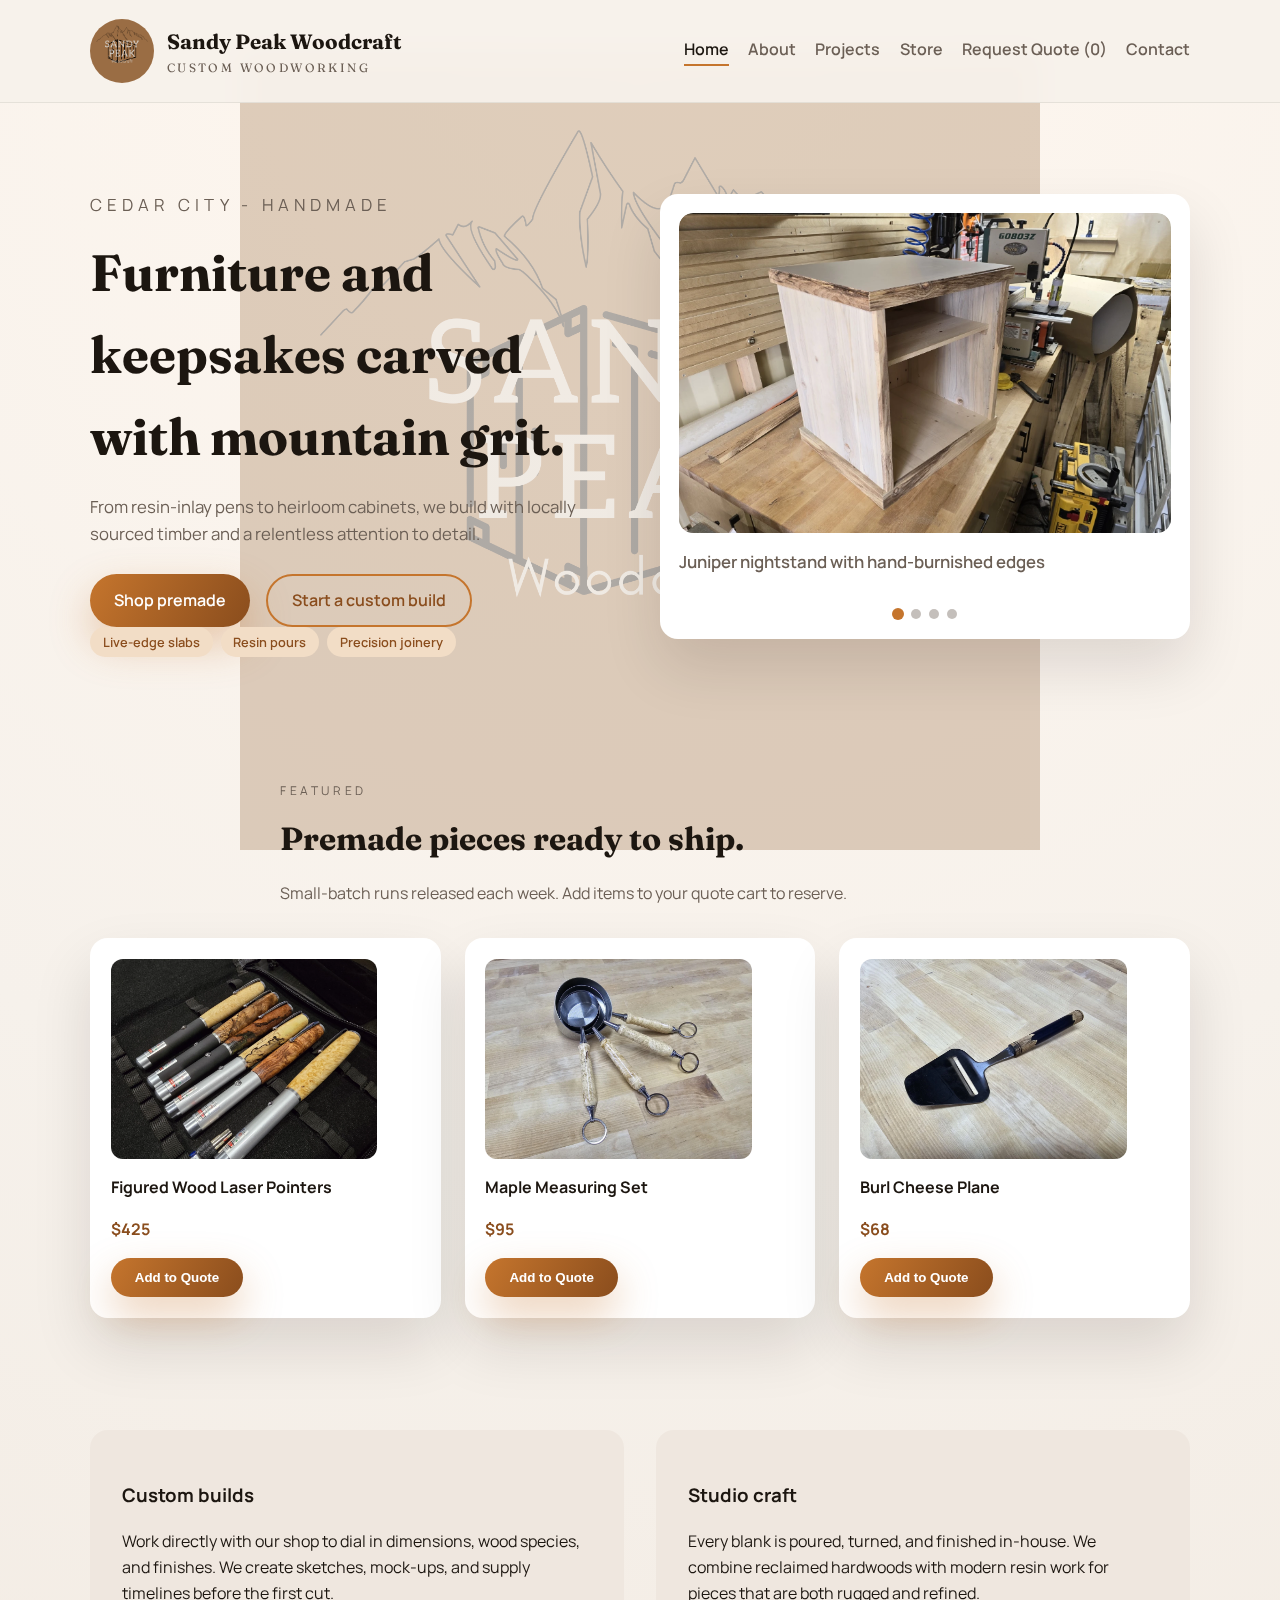
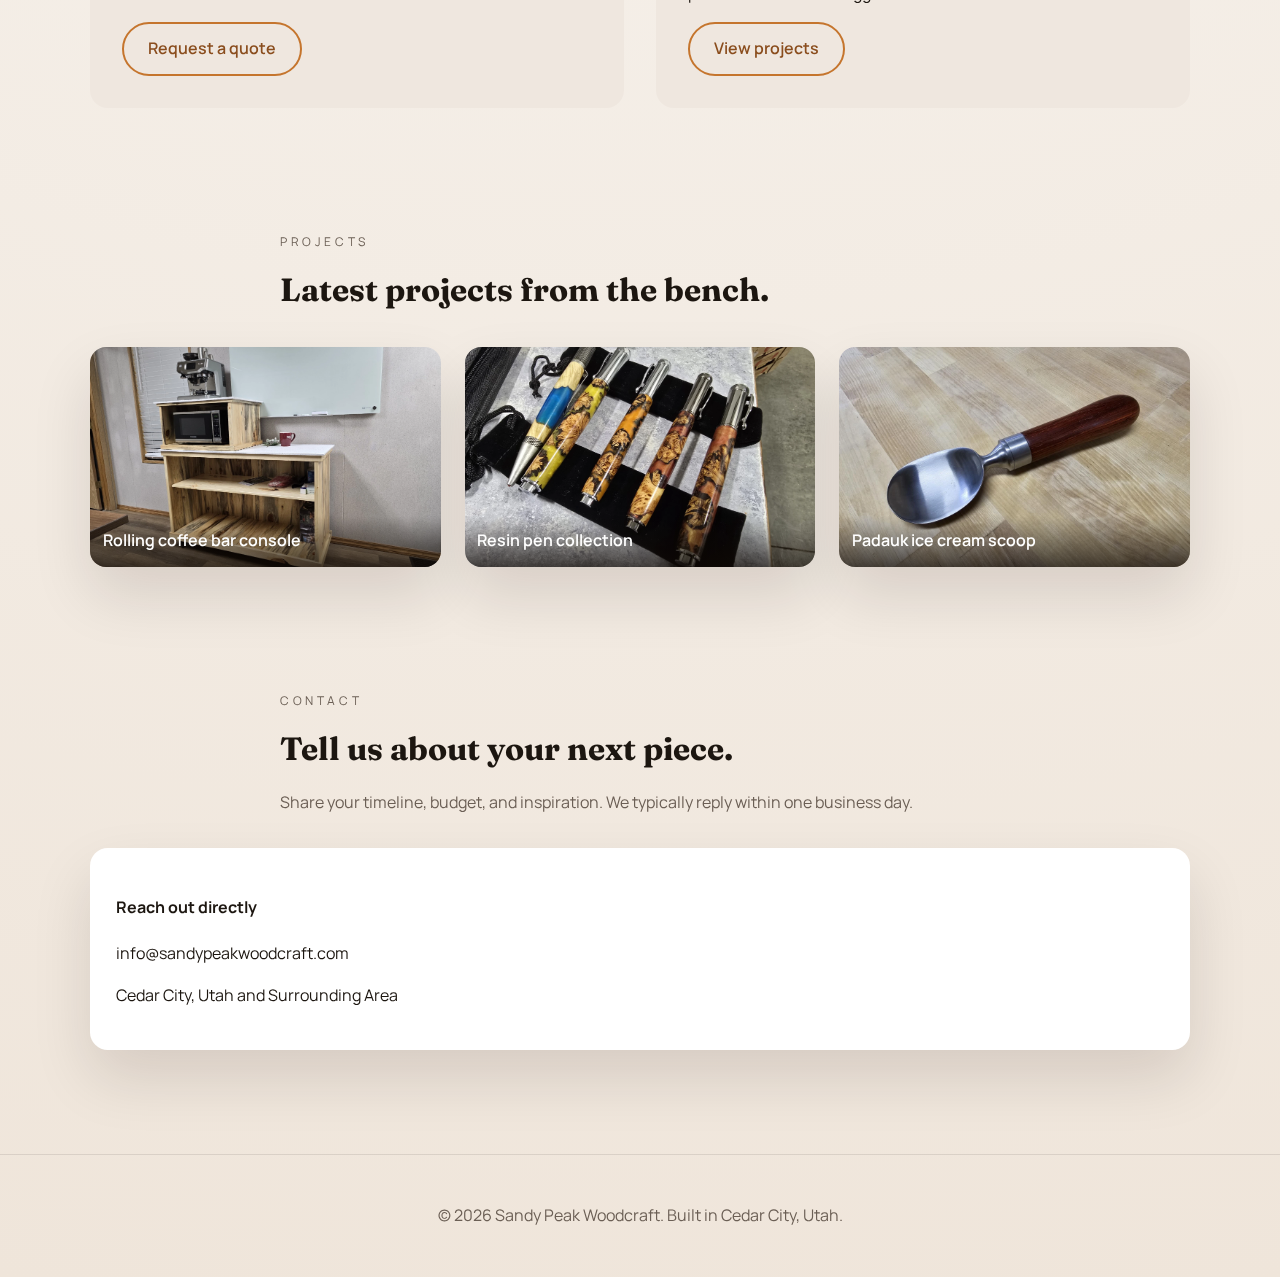
<file: index.html>
<!doctype html>
<html lang="en">
<head>
  <meta charset="utf-8" />
  <meta name="viewport" content="width=device-width, initial-scale=1" />
  <title>Sandy Peak Woodcraft | Custom Furniture & Handmade Wood Gifts | Utah</title>
  <meta name="description" content="Custom woodworking in Cedar City, Utah. Hand-turned pens, kitchen utensils, furniture, and resin-inlay pieces. Locally sourced timber and small-batch craftsmanship serving Southern Utah.">
  <meta name="keywords" content="custom woodworking Utah, handmade furniture Cedar City, wood gifts, resin pens, live edge furniture, Southern Utah woodcraft">
  <link rel="preconnect" href="https://fonts.googleapis.com" />
  <link rel="preconnect" href="https://fonts.gstatic.com" crossorigin />
  <link href="https://fonts.googleapis.com/css2?family=Fraunces:wght@500;700&family=Manrope:wght@400;600;700&display=swap" rel="stylesheet" />
  <link rel="stylesheet" href="assets/css/style.css" />
</head>
<body>
  <header class="site-header">
    <div class="container header-inner">
      <div class="brand">
        <img src="assets/images/Logo.png" alt="Sandy Peak Woodcraft" class="brand-logo" />
        <div>
          <h1>Sandy Peak Woodcraft</h1>
          <span>Custom woodworking</span>
        </div>
      </div>
      <nav class="site-nav">
        <a href="index.html" class="active">Home</a>
        <a href="about.html">About</a>
        <a href="projects.html">Projects</a>
        <a href="store.html">Store</a>
        <a href="quote.html" class="quote-link">Request Quote (<span id="quote-count">0</span>)</a>
        <a href="#contact">Contact</a>
      </nav>
    </div>
  </header>

  <main>
    <section class="hero">
      <div class="container hero-grid">
        <div>
          <p class="eyebrow">Cedar city - Handmade</p>
          <h2>Furniture and keepsakes carved with mountain grit.</h2>
          <p>From resin-inlay pens to heirloom cabinets, we build with locally sourced timber and a relentless attention to detail.</p>
          <div class="hero-actions">
            <a class="btn primary" href="store.html">Shop premade</a>
            <a class="btn ghost" href="quote.html">Start a custom build</a>
          </div>
          <div class="tag-list">
            <span class="tag">Live-edge slabs</span>
            <span class="tag">Resin pours</span>
            <span class="tag">Precision joinery</span>
          </div>
        </div>
       <div class="hero-card hero-slideshow">
  <div class="hero-slide-container">
    <div class="hero-slide active">
      <img src="assets/images/gallery-nightstand.webp" alt="Custom nightstand in progress" loading="lazy" />
      <p class="card-caption">Juniper nightstand with hand-burnished edges</p>
    </div>
    <div class="hero-slide">
      <img src="assets/images/gallery-console.webp" alt="Rolling coffee bar console" loading="lazy" />
      <p class="card-caption">Rolling coffee bar console - custom finish</p>
    </div>
    <div class="hero-slide">
      <img src="assets/images/gallery-pen.webp" alt="Resin pen collection" loading="lazy" />
      <p class="card-caption">Resin pen collection - studio series</p>
    </div>
    <div class="hero-slide">
      <img src="assets/images/gallery-measuring.webp" alt="Maple measuring set" loading="lazy" />
      <p class="card-caption">Maple measuring set - engraved gift set</p>
    </div>
  </div>
  <div class="hero-dots">
    <span class="hero-dot active" data-slide="0"></span>
    <span class="hero-dot" data-slide="1"></span>
    <span class="hero-dot" data-slide="2"></span>
    <span class="hero-dot" data-slide="3"></span>
  </div>
</div>
      </div>
    </section>

    <section class="section">
      <div class="container section-header">
        <p class="eyebrow">Featured</p>
        <h3>Premade pieces ready to ship.</h3>
        <p>Small-batch runs released each week. Add items to your quote cart to reserve.</p>
      </div>
      <div class="container grid">
        <article class="card">
          <img src="assets/images/gallery-laserpointer.webp" alt="Figured Wood Laser Pointers" loading="lazy" />
          <h4>Figured Wood Laser Pointers</h4>
          <p class="price">$425</p>
          <button class="btn primary add-quote" data-id="laserpointer" data-title="Figured Wood Laser Pointers" data-price="425">Add to Quote</button>
        </article>
        <article class="card">
          <img src="assets/images/gallery-measuring.webp" alt="Maple measuring set" loading="lazy" />
          <h4>Maple Measuring Set</h4>
          <p class="price">$95</p>
          <button class="btn primary add-quote" data-id="measuring" data-title="Maple Measuring Set" data-price="95">Add to Quote</button>
        </article>
        <article class="card">
          <img src="assets/images/gallery-cheese.webp" alt="Cheese plane with burl handle" loading="lazy" />
          <h4>Burl Cheese Plane</h4>
          <p class="price">$68</p>
          <button class="btn primary add-quote" data-id="cheese" data-title="Burl Cheese Plane" data-price="68">Add to Quote</button>
        </article>
      </div>
    </section>

    <section class="section">
      <div class="container feature-split">
        <div class="feature-panel">
          <h3>Custom builds</h3>
          <p>Work directly with our shop to dial in dimensions, wood species, and finishes. We create sketches, mock-ups, and supply timelines before the first cut.</p>
          <a class="btn ghost" href="quote.html">Request a quote</a>
        </div>
        <div class="feature-panel">
          <h3>Studio craft</h3>
          <p>Every blank is poured, turned, and finished in-house. We combine reclaimed hardwoods with modern resin work for pieces that are both rugged and refined.</p>
          <a class="btn ghost" href="projects.html">View projects</a>
        </div>
      </div>
    </section>

    <section class="section">
      <div class="container section-header">
        <p class="eyebrow">Projects</p>
        <h3>Latest projects from the bench.</h3>
      </div>
      <div class="container gallery-grid">
        <div class="gallery-item">
          <img src="assets/images/gallery-console.webp" alt="Rolling coffee bar console" loading="lazy" />
          <span>Rolling coffee bar console</span>
        </div>
        <div class="gallery-item">
          <img src="assets/images/gallery-pen.webp" alt="Resin pen collection" loading="lazy" />
          <span>Resin pen collection</span>
        </div>
        <div class="gallery-item">
          <img src="assets/images/gallery-icecream.webp" alt="Padauk ice cream scoop" loading="lazy" />
          <span>Padauk ice cream scoop</span>
        </div>
      </div>
    </section>

    <section class="section" id="contact">
      <div class="container section-header">
        <p class="eyebrow">Contact</p>
        <h3>Tell us about your next piece.</h3>
        <p>Share your timeline, budget, and inspiration. We typically reply within one business day.</p>
      </div>
      <div class="container feature-split">
        <div class="form-card">
          <h4>Reach out directly</h4>
          <p>info@sandypeakwoodcraft.com</p>
          <p>Cedar City, Utah and Surrounding Area</p>
        </div>
    </section>
  </main>

  <footer class="footer">
    <div class="container">
      <p>&copy; <span id="year"></span> Sandy Peak Woodcraft. Built in Cedar City, Utah.</p>
    </div>
  </footer>

  <script src="assets/js/site.js"></script>
  <script src="assets/js/quote.js" defer></script>
</body>
</html>
</file>
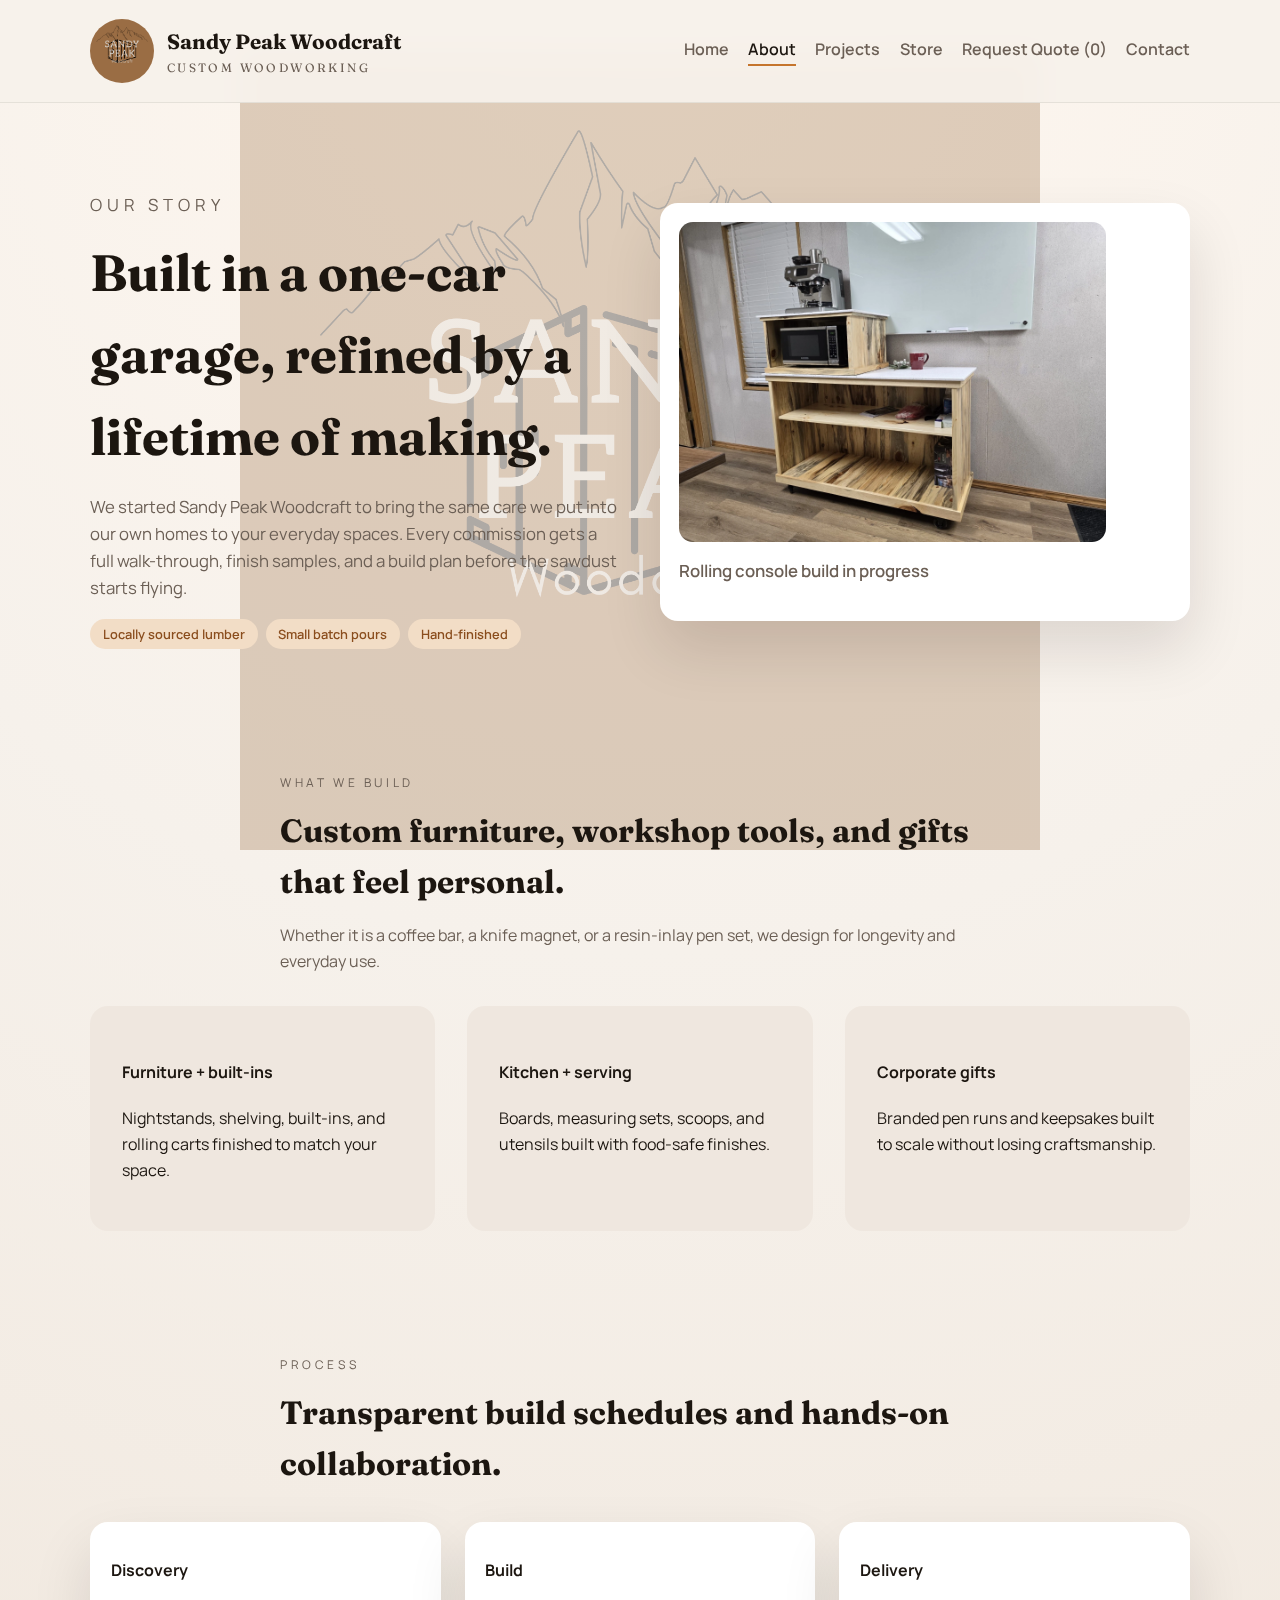
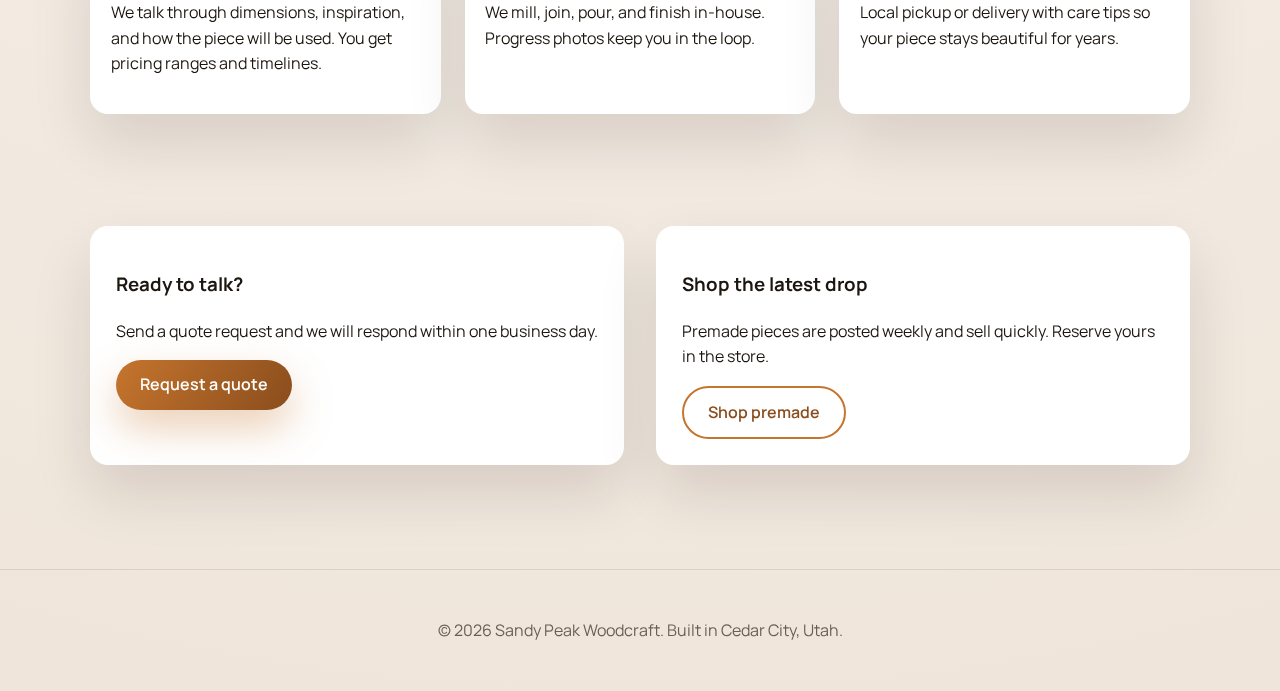
<file: about.html>
<!doctype html>
<html lang="en">
<head>
  <meta charset="utf-8" />
  <meta name="viewport" content="width=device-width, initial-scale=1" />
  <title>About Sandy Peak Woodcraft | Utah Custom Woodworking Studio</title>
  <meta name="description" content="Built in Cedar City, Utah. We create custom furniture, kitchen tools, and corporate gifts with locally sourced lumber and hand-finished detail.">
  <link rel="preconnect" href="https://fonts.googleapis.com" />
  <link rel="preconnect" href="https://fonts.gstatic.com" crossorigin />
  <link href="https://fonts.googleapis.com/css2?family=Fraunces:wght@500;700&family=Manrope:wght@400;600;700&display=swap" rel="stylesheet" />
  <link rel="stylesheet" href="assets/css/style.css" />
</head>
<body>
  <header class="site-header">
    <div class="container header-inner">
      <div class="brand">
        <img src="assets/images/Logo.png" alt="Sandy Peak Woodcraft" class="brand-logo" />
        <div>
          <h1>Sandy Peak Woodcraft</h1>
          <span>Custom woodworking</span>
        </div>
      </div>
      <nav class="site-nav">
        <a href="index.html">Home</a>
        <a href="about.html" class="active">About</a>
        <a href="projects.html">Projects</a>
        <a href="store.html">Store</a>
        <a href="quote.html" class="quote-link">Request Quote (<span id="quote-count">0</span>)</a>
        <a href="index.html#contact">Contact</a>
      </nav>
    </div>
  </header>

  <main>
    <section class="hero">
      <div class="container hero-grid">
        <div>
          <p class="eyebrow">Our Story</p>
          <h2>Built in a one-car garage, refined by a lifetime of making.</h2>
          <p>We started Sandy Peak Woodcraft to bring the same care we put into our own homes to your everyday spaces. Every commission gets a full walk-through, finish samples, and a build plan before the sawdust starts flying.</p>
          <div class="tag-list">
            <span class="tag">Locally sourced lumber</span>
            <span class="tag">Small batch pours</span>
            <span class="tag">Hand-finished</span>
          </div>
        </div>
        <div class="hero-card">
          <img src="assets/images/gallery-console.webp" alt="Workbench cabinetry" loading="lazy" />
          <p class="card-caption">Rolling console build in progress</p>
        </div>
      </div>
    </section>

    <section class="section">
      <div class="container section-header">
        <p class="eyebrow">What we build</p>
        <h3>Custom furniture, workshop tools, and gifts that feel personal.</h3>
        <p>Whether it is a coffee bar, a knife magnet, or a resin-inlay pen set, we design for longevity and everyday use.</p>
      </div>
      <div class="container feature-split">
        <div class="feature-panel">
          <h4>Furniture + built-ins</h4>
          <p>Nightstands, shelving, built-ins, and rolling carts finished to match your space.</p>
        </div>
        <div class="feature-panel">
          <h4>Kitchen + serving</h4>
          <p>Boards, measuring sets, scoops, and utensils built with food-safe finishes.</p>
        </div>
        <div class="feature-panel">
          <h4>Corporate gifts</h4>
          <p>Branded pen runs and keepsakes built to scale without losing craftsmanship.</p>
        </div>
      </div>
    </section>

    <section class="section">
      <div class="container section-header">
        <p class="eyebrow">Process</p>
        <h3>Transparent build schedules and hands-on collaboration.</h3>
      </div>
      <div class="container grid">
        <article class="card">
          <h4>Discovery</h4>
          <p>We talk through dimensions, inspiration, and how the piece will be used. You get pricing ranges and timelines.</p>
        </article>
        <article class="card">
          <h4>Build</h4>
          <p>We mill, join, pour, and finish in-house. Progress photos keep you in the loop.</p>
        </article>
        <article class="card">
          <h4>Delivery</h4>
          <p>Local pickup or delivery with care tips so your piece stays beautiful for years.</p>
        </article>
      </div>
    </section>

    <section class="section">
      <div class="container feature-split">
        <div class="form-card">
          <h3>Ready to talk?</h3>
          <p>Send a quote request and we will respond within one business day.</p>
          <a class="btn primary" href="quote.html">Request a quote</a>
        </div>
        <div class="form-card">
          <h3>Shop the latest drop</h3>
          <p>Premade pieces are posted weekly and sell quickly. Reserve yours in the store.</p>
          <a class="btn ghost" href="store.html">Shop premade</a>
        </div>
      </div>
    </section>
  </main>

  <footer class="footer">
    <div class="container">
      <p>&copy; <span id="year"></span> Sandy Peak Woodcraft. Built in Cedar City, Utah.</p>
    </div>
  </footer>

  <script src="assets/js/site.js"></script>
  <script src="assets/js/quote.js" defer></script>
</body>
</html>
</file>
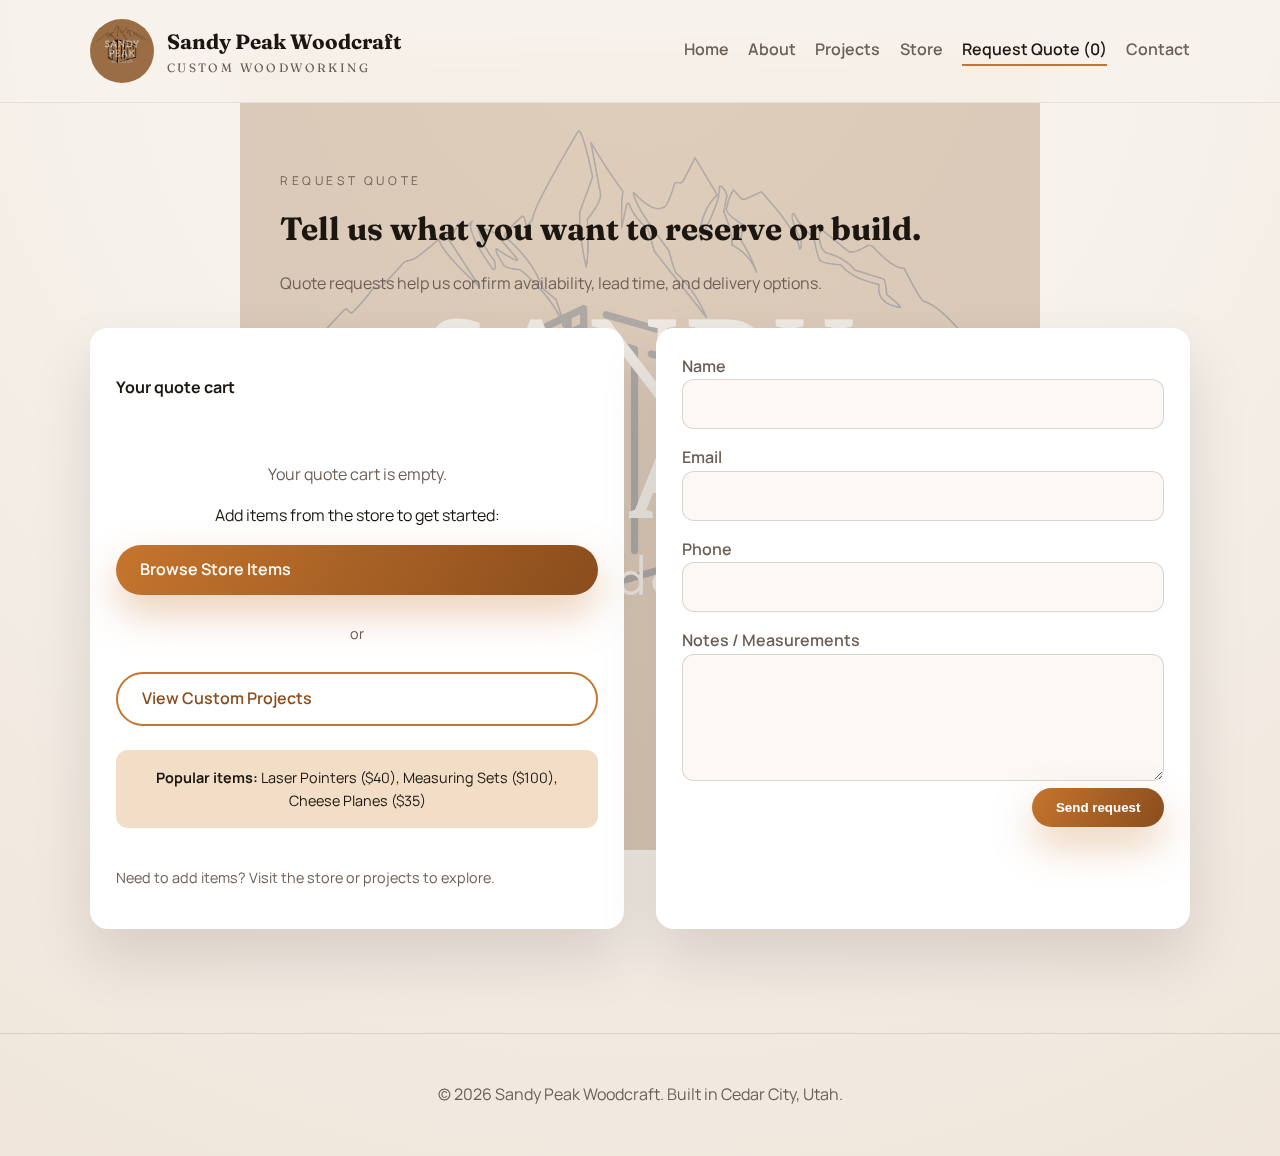
<file: quote.html>
<!doctype html>
<html lang="en">
<head>
  <meta charset="utf-8" />
  <meta name="viewport" content="width=device-width, initial-scale=1" />
  <title>Request Custom Quote | Sandy Peak Woodcraft</title>
  <meta name="description" content="Get a custom woodworking quote. We'll confirm pricing, lead times, and delivery for furniture, gifts, or kitchen items built to your specs.">
  <link rel="preconnect" href="https://fonts.googleapis.com" />
  <link rel="preconnect" href="https://fonts.gstatic.com" crossorigin />
  <link href="https://fonts.googleapis.com/css2?family=Fraunces:wght@500;700&family=Manrope:wght@400;600;700&display=swap" rel="stylesheet" />
  <link rel="stylesheet" href="assets/css/style.css" />
</head>
<body>
  <header class="site-header">
    <div class="container header-inner">
      <div class="brand">
        <img src="assets/images/Logo.png" alt="Sandy Peak Woodcraft" class="brand-logo" />
        <div>
          <h1>Sandy Peak Woodcraft</h1>
          <span>Custom woodworking</span>
        </div>
      </div>
      <nav class="site-nav">
        <a href="index.html">Home</a>
        <a href="about.html">About</a>
        <a href="projects.html">Projects</a>
        <a href="store.html">Store</a>
        <a href="quote.html" class="quote-link active">Request Quote (<span id="quote-count">0</span>)</a>
        <a href="index.html#contact">Contact</a>
      </nav>
    </div>
  </header>

  <main>
    <section class="section">
      <div class="container section-header">
        <p class="eyebrow">Request Quote</p>
        <h3>Tell us what you want to reserve or build.</h3>
        <p>Quote requests help us confirm availability, lead time, and delivery options.</p>
      </div>
      <div class="container feature-split">
        <div class="form-card">
          <h4>Your quote cart</h4>
          <div id="cart" aria-live="polite"></div>
          <p class="hint">Need to add items? Visit the <a href="store.html">store</a> or <a href="projects.html">projects</a> to explore.</p>
        </div>
        <form class="form-card" id="quote-form">
          <div class="form-grid">
            <div>
              <label for="name">Name</label>
              <input id="name" name="name" required />
            </div>
            <div>
              <label for="email">Email</label>
              <input id="email" name="email" type="email" required />
            </div>
            <div>
              <label for="phone">Phone</label>
              <input id="phone" name="phone" />
            </div>
            <div>
              <label for="notes">Notes / Measurements</label>
              <textarea id="notes" name="notes" rows="4"></textarea>
            </div>
          </div>
          <div class="form-footer">
            <span class="form-status" id="quote-status"></span>
            <button class="btn primary" type="submit">Send request</button>
          </div>
        </form>
      </div>
    </section>
  </main>

  <footer class="footer">
    <div class="container">
      <p>&copy; <span id="year"></span> Sandy Peak Woodcraft. Built in Cedar City, Utah.</p>
    </div>
  </footer>

  <script src="assets/js/site.js"></script>
  <script src="assets/js/quote.js" defer></script>
</body>
</html>
</file>
<file: assets/css/style.css>
:root {
  --bg: #f6f1eb;
  --ink: #1c1610;
  --muted: #6b5f55;
  --accent: #c5752d;
  --accent-dark: #8a4d1d;
  --accent-soft: #f2ddc6;
  --surface: #ffffff;
  --stone: #efe7df;
  --shadow: 0 28px 60px rgba(22, 12, 6, 0.12);
  --radius: 18px;
}

* {
  box-sizing: border-box;
}

body {
  margin: 0;
  font-family: "Manrope", "Segoe UI", system-ui, sans-serif;
  color: var(--ink);
  background: radial-gradient(circle at top, #fff7ef 0%, var(--bg) 40%, #efe5da 100%);
  line-height: 1.6;
}

a {
  color: inherit;
  text-decoration: none;
}

img {
  display: block;
  max-width: 100%;
}

.container {
  width: min(1100px, 92vw);
  margin: 0 auto;
}

.site-header {
  position: sticky;
  top: 0;
  z-index: 20;
  backdrop-filter: blur(14px);
  background: rgba(246, 241, 235, 0.94);
  border-bottom: 1px solid rgba(28, 22, 16, 0.08);
}

.header-inner {
  display: flex;
  align-items: center;
  justify-content: space-between;
  padding: 1.2rem 0;
  gap: 2rem;
}

.brand {
  display: flex;
  align-items: center;
  gap: 0.8rem;
  font-family: "Fraunces", serif;
}

.brand-mark {
  width: 46px;
  height: 46px;
  border-radius: 50%;
  background: radial-gradient(circle at 30% 30%, #fbe6d2, #c5752d);
  color: #27180c;
  display: grid;
  place-items: center;
  font-weight: 700;
}

.brand-logo {
  width: 64px;
  height: 64px;
  border-radius: 50%;
  object-fit: cover;
}

.brand h1 {
  margin: 0;
  font-size: 1.3rem;
}

.brand span {
  display: block;
  font-size: 0.75rem;
  text-transform: uppercase;
  letter-spacing: 0.2em;
  color: var(--muted);
}

.site-nav {
  display: flex;
  align-items: center;
  flex-wrap: wrap;
  gap: 1.2rem;
  font-weight: 600;
}

.site-nav a {
  position: relative;
  padding-bottom: 0.2rem;
  color: var(--muted);
}

.site-nav a::after {
  content: "";
  position: absolute;
  left: 0;
  bottom: 0;
  width: 0;
  height: 2px;
  background: var(--accent);
  transition: width 0.2s ease;
}

.site-nav a:hover::after,
.site-nav a.active::after {
  width: 100%;
}

.site-nav a.active {
  color: var(--ink);
}

.quote-link {
  color: var(--accent-dark);
}

.hero {
  padding: 4.5rem 0 3.5rem;
}

main {
  position: relative;
}

main::before {
  content: '';
  position: fixed;
  top: 0;
  left: 0;
  right: 0;
  bottom: 0;
  width: 800px;
  height: 800px;
  margin: auto;
  background-image: url('../images/Logo.png');
  background-size: contain;
  background-repeat: no-repeat;
  background-position: top center;
  opacity: 0.30;
  z-index: -1;
  pointer-events: none;
}

.hero-grid {
  display: grid;
  grid-template-columns: repeat(auto-fit, minmax(280px, 1fr));
  gap: 2.5rem;
  align-items: center;
}

.eyebrow {
  text-transform: uppercase;
  letter-spacing: 0.3em;
  font-size: 0.75rem;
  color: var(--muted);
  margin-bottom: 0.8rem;
}

.hero h2 {
  font-family: "Fraunces", serif;
  font-size: clamp(2.2rem, 4vw, 3.4rem);
  margin: 0 0 1rem;
}

.hero p {
  color: var(--muted);
  font-size: 1.05rem;
}

.hero-actions {
  display: flex;
  flex-wrap: wrap;
  gap: 1rem;
  margin-top: 1.6rem;
}

.btn {
  display: inline-flex;
  align-items: center;
  gap: 0.4rem;
  padding: 0.75rem 1.5rem;
  border-radius: 999px;
  border: none;
  font-weight: 600;
  cursor: pointer;
  transition: transform 0.2s ease, box-shadow 0.2s ease;
}

.btn.primary {
  background: linear-gradient(120deg, var(--accent), var(--accent-dark));
  color: #fff;
  box-shadow: 0 18px 40px rgba(197, 117, 45, 0.35);
}

.btn.ghost {
  background: transparent;
  border: 2px solid var(--accent);
  color: var(--accent-dark);
}

.btn:hover {
  transform: translateY(-2px);
}

.hero-card {
  background: var(--surface);
  padding: 1.2rem;
  border-radius: var(--radius);
  box-shadow: var(--shadow);
  position: relative;
}

.hero-card img {
  border-radius: 14px;
  height: 320px;
  object-fit: cover;
}

.hero-card .card-caption {
  margin-top: 1rem;
  font-weight: 600;
}

.card-caption {
  margin-top: 0.8rem;
  color: var(--muted);
  font-weight: 600;
}

.section {
  padding: 3.5rem 0;
}

.section-header {
  margin-bottom: 2rem;
  max-width: 720px;
}

.section-header h3 {
  font-family: "Fraunces", serif;
  font-size: 2rem;
  margin: 0.5rem 0 0.8rem;
}

.section-header p {
  color: var(--muted);
}

.grid {
  display: grid;
  gap: 1.5rem;
  grid-template-columns: repeat(auto-fit, minmax(240px, 1fr));
}

.card {
  background: var(--surface);
  padding: 1.3rem;
  border-radius: var(--radius);
  box-shadow: var(--shadow);
}

.card img {
  border-radius: 12px;
  height: 200px;
  object-fit: cover;
}

.card h4 {
  margin: 1rem 0 0.4rem;
}

.price {
  font-weight: 700;
  color: var(--accent-dark);
}

.tag-list {
  display: flex;
  flex-wrap: wrap;
  gap: 0.5rem;
}

.tag {
  padding: 0.3rem 0.8rem;
  border-radius: 999px;
  background: var(--accent-soft);
  color: var(--accent-dark);
  font-size: 0.8rem;
  font-weight: 600;
}

.feature-split {
  display: grid;
  grid-template-columns: repeat(auto-fit, minmax(260px, 1fr));
  gap: 2rem;
}

.feature-panel {
  background: var(--stone);
  padding: 2rem;
  border-radius: var(--radius);
}

.gallery-grid {
  display: grid;
  gap: 1.5rem;
  grid-template-columns: repeat(auto-fit, minmax(220px, 1fr));
}

.gallery-item {
  border-radius: 16px;
  overflow: hidden;
  cursor: pointer;
  box-shadow: var(--shadow);
  position: relative;
}

.gallery-item img {
  width: 100%;
  height: 220px;
  object-fit: cover;
  transition: transform 0.3s ease;
}

.gallery-item:hover img {
  transform: scale(1.04);
}

.gallery-item span {
  position: absolute;
  left: 0;
  right: 0;
  bottom: 0;
  background: linear-gradient(180deg, transparent, rgba(15, 9, 4, 0.7));
  color: #fff;
  padding: 0.8rem;
  font-weight: 600;
}

.store-grid {
  display: grid;
  gap: 1.5rem;
  grid-template-columns: repeat(auto-fit, minmax(240px, 1fr));
}

.store-card {
  background: #fff9f2;
  padding: 1.4rem;
  border-radius: var(--radius);
  box-shadow: var(--shadow);
  display: grid;
  gap: 0.8rem;
}

.store-card img {
  border-radius: 12px;
  height: 200px;
  object-fit: cover;
}

.quote-panel {
  background: #1d1611;
  color: #f8efe7;
  border-radius: var(--radius);
  padding: 1.5rem;
  box-shadow: var(--shadow);
}

.quote-panel ul {
  list-style: none;
  padding: 0;
  margin: 1rem 0;
  display: grid;
  gap: 0.8rem;
}

.quote-panel li {
  display: flex;
  justify-content: space-between;
  border-bottom: 1px dashed rgba(255, 255, 255, 0.2);
  padding-bottom: 0.4rem;
}

.form-grid {
  display: grid;
  gap: 1rem;
}

input,
textarea,
select {
  width: 100%;
  padding: 0.7rem 0.8rem;
  border-radius: 12px;
  border: 1px solid rgba(28, 22, 16, 0.15);
  font: inherit;
  background: #fbf8f5;
}

label {
  font-weight: 600;
  color: var(--muted);
}

.form-card {
  background: var(--surface);
  padding: 1.6rem;
  border-radius: var(--radius);
  box-shadow: var(--shadow);
}

.form-footer {
  display: flex;
  flex-wrap: wrap;
  align-items: center;
  justify-content: space-between;
  gap: 1rem;
}

.form-status {
  min-height: 1.2rem;
  font-weight: 600;
}

.hint {
  color: var(--muted);
  font-size: 0.9rem;
}

.quote-table {
  width: 100%;
  border-collapse: collapse;
  margin-bottom: 1rem;
}

.quote-table th,
.quote-table td {
  text-align: left;
  padding: 0.5rem;
  border-bottom: 1px solid rgba(28, 22, 16, 0.08);
}

.quote-table th {
  color: var(--muted);
}

.remove-item {
  border: none;
  background: none;
  color: var(--accent-dark);
  cursor: pointer;
  font-weight: 600;
}

.gallery-slideshow {
  grid-column: span 1;
  position: relative;
}

.slideshow-container {
  position: relative;
  width: 100%;
  height: 220px;
  overflow: hidden;
  border-radius: 16px;
  background: #000;
}

.slideshow-container .slide {
  position: absolute;
  top: 0;
  left: 0;
  right: 0;
  bottom: 0;
  width: 100%;
  height: 100%;
  opacity: 0;
  visibility: hidden;
  transition: opacity 0.5s ease;
}

.slideshow-container .slide.active {
  display: block;
  opacity: 1;
  visibility: visible;
  z-index: 1;
}

.slideshow-container .slide img {
  width: 100%;
  height: 100%;
  object-fit: cover;
  display: block;
}

.slide-prev,
.slide-next {
  position: absolute;
  top: 50%;
  transform: translateY(-50%);
  background: rgba(0, 0, 0, 0.5);
  color: white;
  border: none;
  padding: 0.4rem 0.7rem;
  cursor: pointer;
  border-radius: 4px;
  font-size: 1.2rem;
  z-index: 10;
  transition: background 0.3s ease;
}

.slide-prev:hover,
.slide-next:hover {
  background: rgba(0, 0, 0, 0.7);
}

.slide-prev {
  left: 0.5rem;
}

.slide-next {
  right: 0.5rem;
}

.slide-dots {
  position: absolute;
  bottom: 0.8rem;
  left: 50%;
  transform: translateX(-50%);
  display: none;
  gap: 0.5rem;
  z-index: 10;
}

.dot {
  width: 8px;
  height: 8px;
  border-radius: 50%;
  background: #ffffff;
  opacity: 0.5;
  cursor: pointer;
  transition: opacity 0.3s ease;
}

.dot.active {
  background: #ffffff;
  opacity: 0.9;
}

.lightbox {
  position: fixed;
  inset: 0;
  background: rgba(10, 7, 5, 0.85);
  display: none;
  place-items: center;
  padding: 2rem;
  z-index: 30;
}

.lightbox:not([hidden]) {
  display: grid;
}

.lightbox img {
  max-width: 90vw;
  max-height: 80vh;
  border-radius: 16px;
}

.lightbox .card-caption {
  color: #f5eee7;
  text-align: center;
}

.lightbox-close {
  position: absolute;
  top: 1.5rem;
  right: 1.5rem;
  background: #fff;
  border: none;
  border-radius: 999px;
  padding: 0.3rem 0.7rem;
  cursor: pointer;
  font-size: 1.1rem;
  z-index: 31;
}

.lightbox-nav {
  position: absolute;
  top: 50%;
  transform: translateY(-50%);
  background: rgba(255, 255, 255, 0.8);
  border: none;
  padding: 0.6rem 0.9rem;
  cursor: pointer;
  font-size: 1.4rem;
  border-radius: 6px;
  transition: background 0.3s ease;
  z-index: 31;
}

.lightbox-nav:hover {
  background: rgba(255, 255, 255, 0.95);
}

.lightbox-prev {
  left: 1.5rem;
}

.lightbox-next {
  right: 1.5rem;
}

.footer {
  margin-top: 3rem;
  border-top: 1px solid rgba(28, 22, 16, 0.1);
  padding: 2rem 0;
  text-align: center;
  color: var(--muted);
}

.toast {
  position: fixed;
  right: 1.5rem;
  bottom: 1.5rem;
  padding: 0.75rem 1.2rem;
  background: #1d1611;
  color: #fdf4ec;
  border-radius: 999px;
  box-shadow: var(--shadow);
  opacity: 0;
  transform: translateY(10px);
  transition: opacity 0.2s ease, transform 0.2s ease;
  z-index: 40;
}

.toast.show {
  opacity: 1;
  transform: translateY(0);
}

@media (max-width: 800px) {
  .header-inner {
    flex-direction: column;
    align-items: flex-start;
  }

  .site-nav {
    width: 100%;
  }
}

@media (max-width: 640px) {
  .hero-card img {
    height: 240px;
  }

  .form-footer {
    flex-direction: column;
    align-items: stretch;
  }
}

.hero-slideshow .hero-slide-container {
  position: relative;
  height: 380px;
  overflow: hidden;
  border-radius: 14px;
}

.hero-slide {
  position: absolute;
  top: 0;
  left: 0;
  right: 0;
  bottom: 0;
  opacity: 0;
  visibility: hidden;
  transition: opacity 0.8s ease;
}

.hero-slide.active {
  opacity: 1;
  visibility: visible;
  z-index: 1;
}

.hero-slide img {
  width: 100%;
  height: 320px;
  object-fit: cover;
  border-radius: 14px;
}

.hero-slide .card-caption {
  margin-top: 1rem;
  font-weight: 600;
}

.hero-dots {
  display: flex;
  justify-content: center;
  gap: 0.5rem;
  margin-top: 1rem;
}

.hero-dot {
  width: 10px;
  height: 10px;
  border-radius: 50%;
  background: var(--muted);
  opacity: 0.4;
  cursor: pointer;
  transition: all 0.3s ease;
}

.hero-dot.active {
  background: var(--accent);
  opacity: 1;
  transform: scale(1.2);
}

/* Mobile responsive adjustments */
@media (max-width: 640px) {
  .hero-slide img {
    height: 240px;
  }

  .hero-slideshow .hero-slide-container {
    height: 320px;
  }
}
</file>
